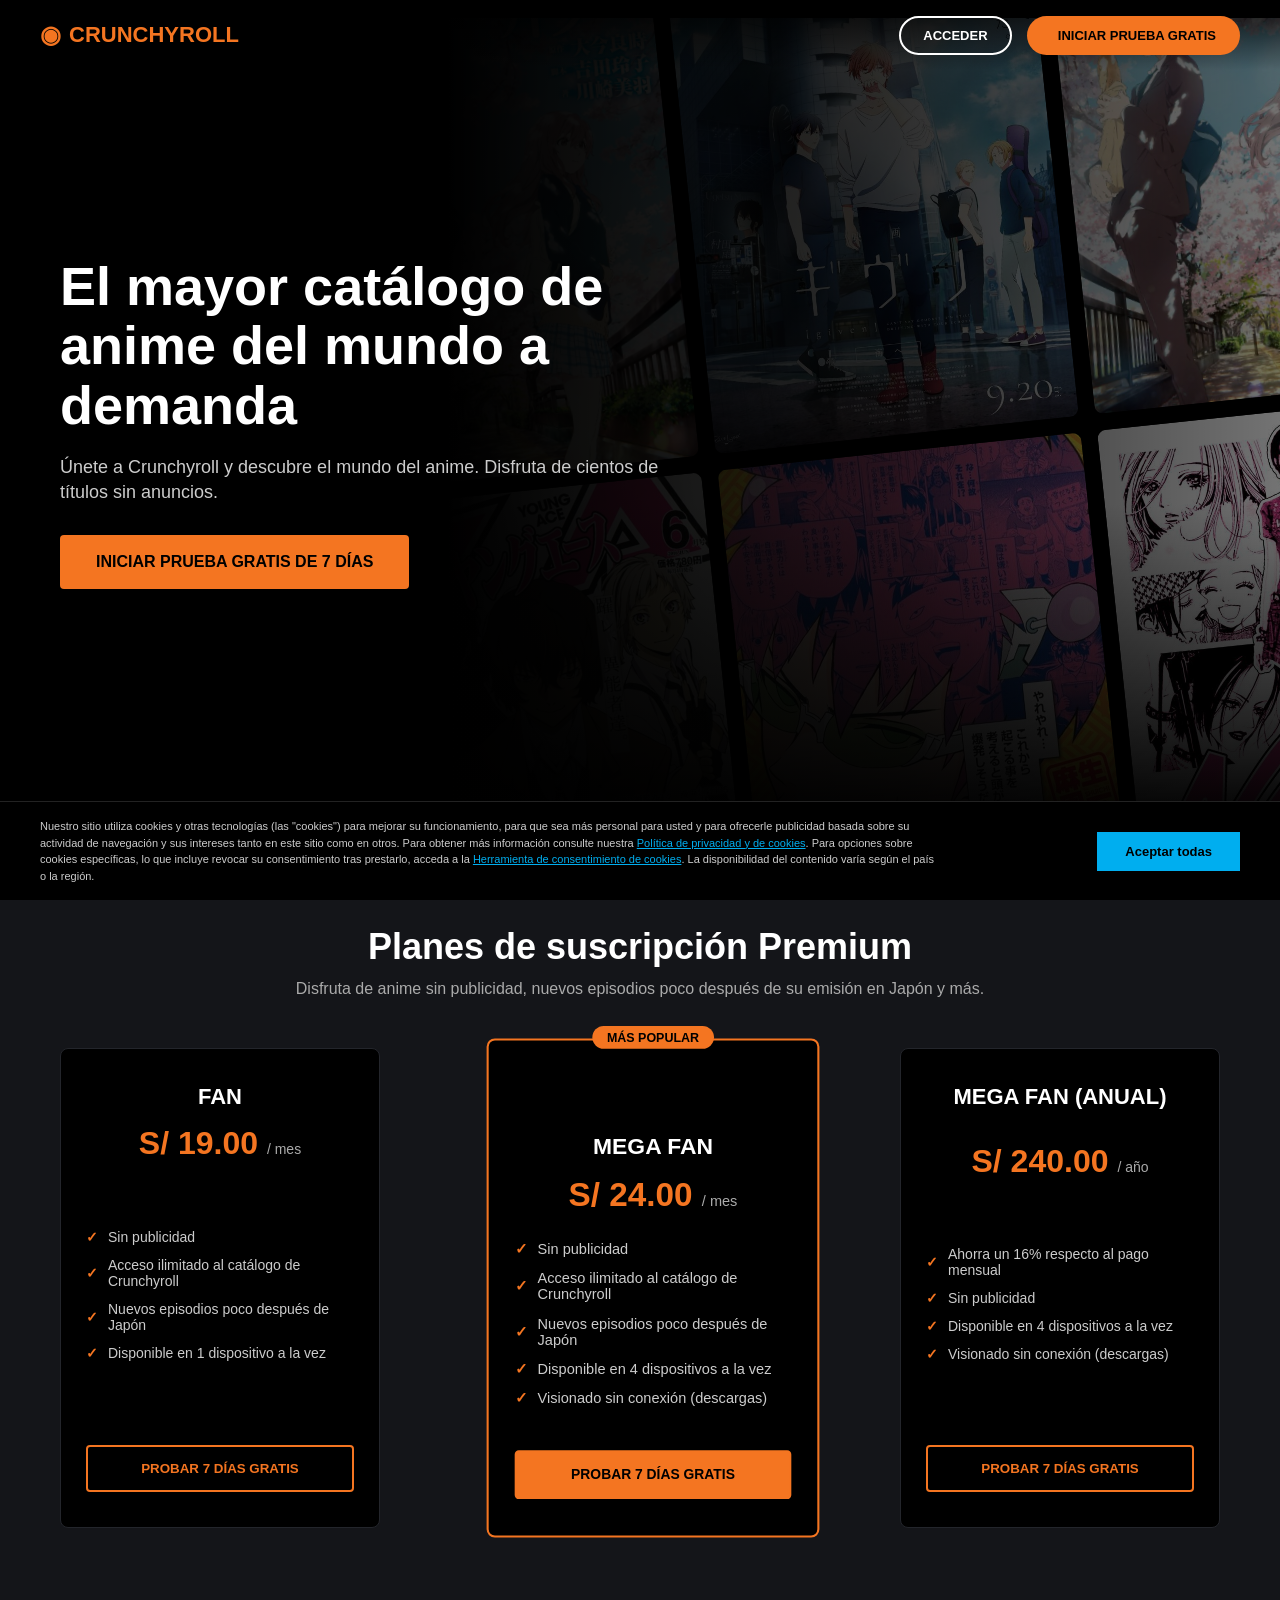
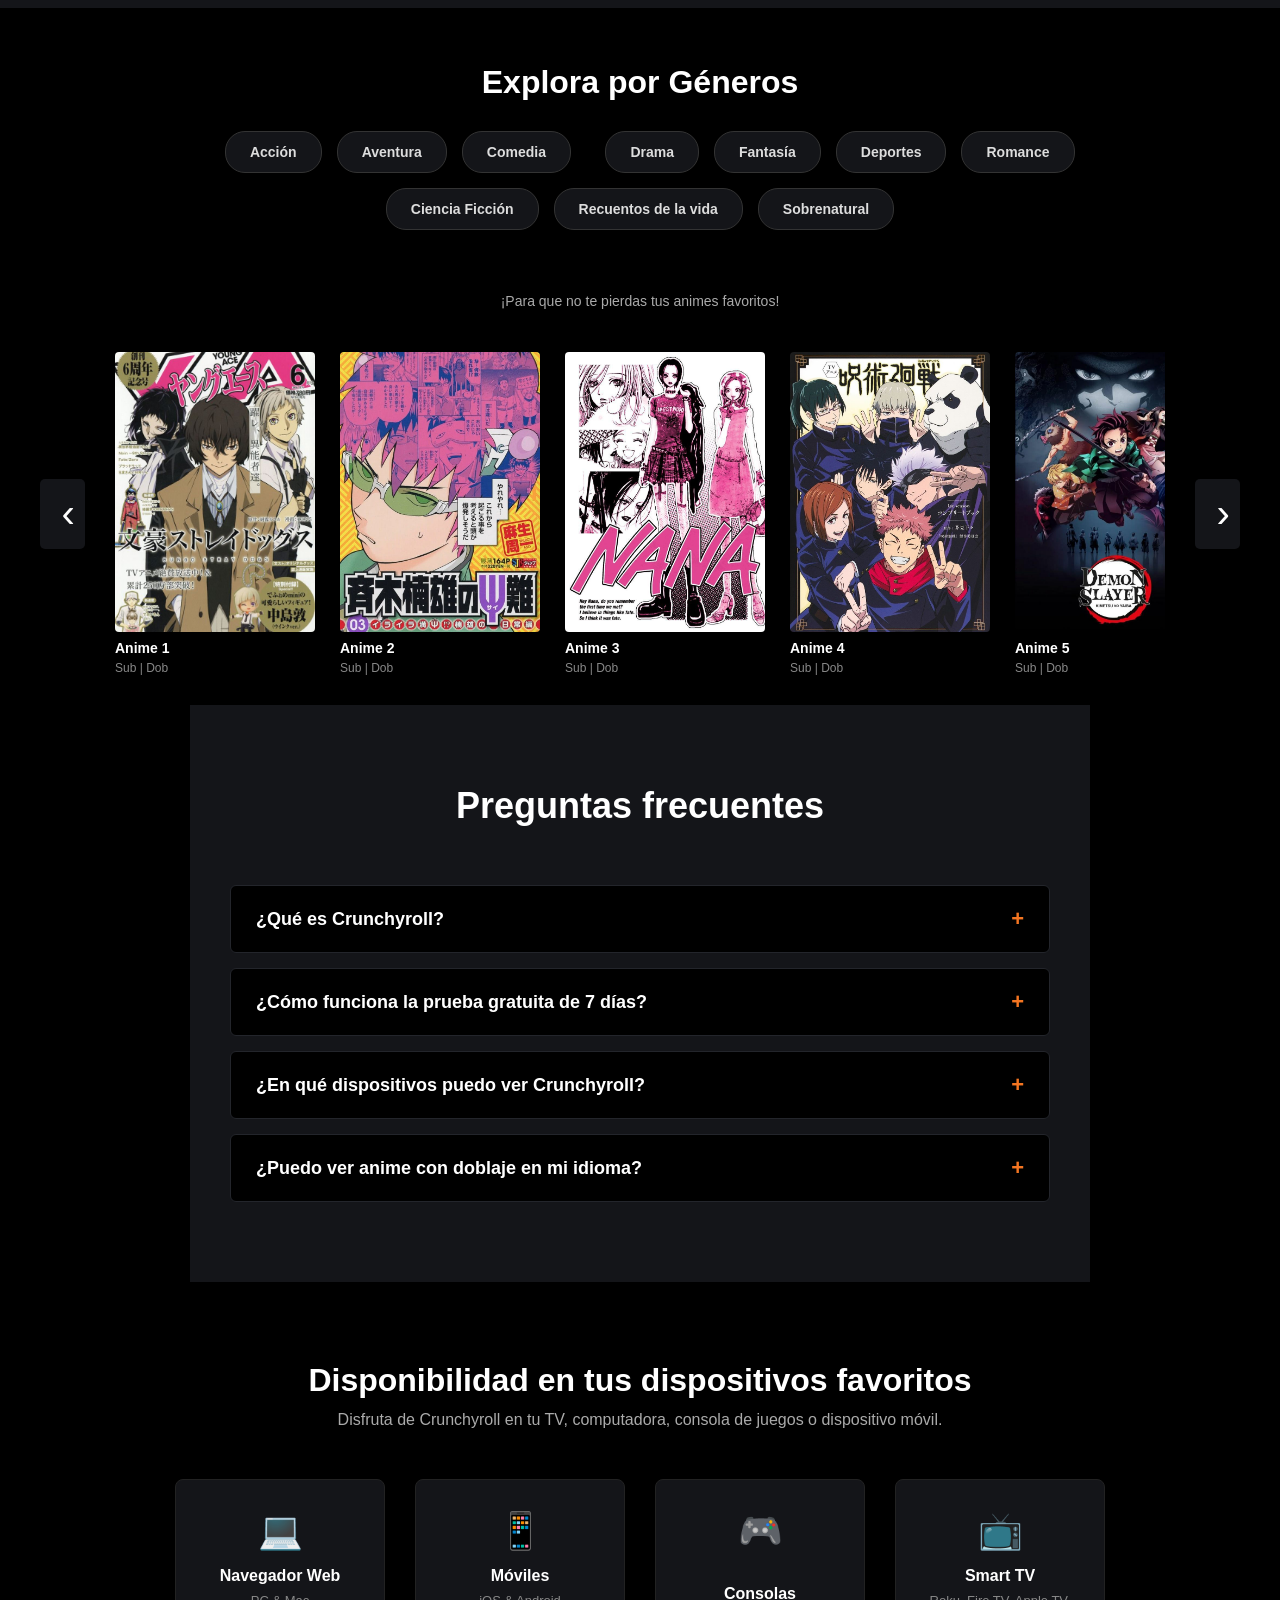
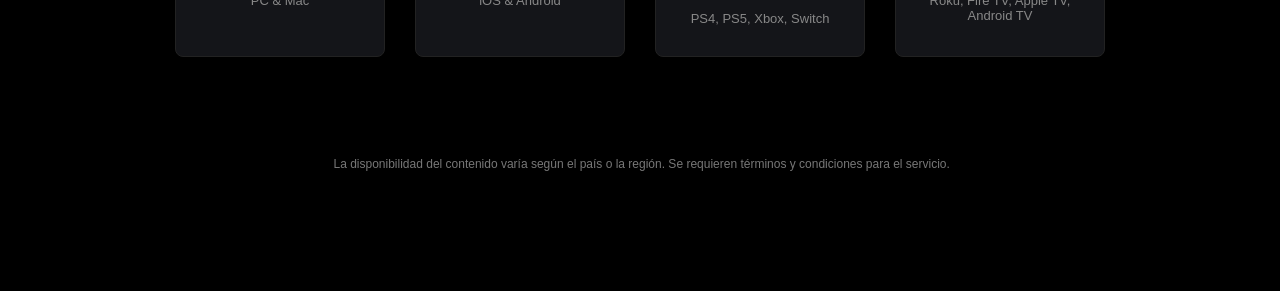
<file: index.html>
<!DOCTYPE html>

<html lang="es">



    <head>

    <meta charset="UTF-8">


 <meta name="viewport" content="width=device-width, initial-scale=1.0">


 <title>Crunchyroll - El mayor catálogo de anime del mundo a demanda</title>

 <link rel="stylesheet" href="estilo.css">

</head>

<body>



    <!-- BARRA DE NAVEGACIÓN SUPERIOR -->

    <header class="navbar-landing">


        <div class="logo">


            <span class="logo-icon">◉</span> CRUNCHYROLL


        </div>


     <div class="botones-landing">

<button class="btn-acceder" onclick="window.location.href='acceder.html'">
 
ACCEDER

</button>

<button class="btn-prueba-naranja" onclick="document.getElementById('planes').scrollIntoView({behavior: 'smooth'})">

      INICIAR PRUEBA GRATIS

</button>

</header>





<!-- SECCIÓN HERO (PORTADA CON TEXTO E IMAGEN DE FONDO) -->


<section class="hero-welcome">


    <!-- Fondo mosaico con imágenes de anime -->


    <div class="grid-mosaico">


        <img src="A Silent Voice.jpg" alt="Free!">


        <img src="ANIME4.jpg" alt="Jujutsu Kaisen">


        <img src="A Silent Voice.jpg" alt="Solo Leveling">


        <img src="ANIME1.jpg" alt="My Hero Academia">


        <img src="ANIME2.jpg" alt="Demon Slayer">


        <img src="ANIME 3.jpg" alt="Frieren">


    </div>




    <div class="hero-overlay"></div>




    <div class="contenido-welcome">


        <h1>El mayor catálogo de anime del mundo a demanda</h1>

        <p>Únete a Crunchyroll y descubre el mundo del anime. Disfruta de cientos de títulos sin anuncios.</p>


        <button class="btn-prueba-gigante" onclick="document.getElementById('planes').scrollIntoView({behavior: 'smooth'})">


            INICIAR PRUEBA GRATIS DE 7 DÍAS


        </button>


    </div>


</section>



  <!-- SECCIÓN PLANES PREMIUM Y SUSCRIPCIONES -->


<section class="planes-section" id="planes">

    <h2>Planes de suscripción Premium</h2>

    <p class="subtitle">Disfruta de anime sin publicidad, nuevos episodios poco después de su emisión en Japón y más.</p>



    <div class="cards-grid">


        <!-- PLAN FAN -->


        <div class="plan-card">


            <div class="plan-header">

                <h3>FAN</h3>


                <div class="plan-precio">S/ 19.00 <span>/ mes</span></div>


            </div>

            <ul class="plan-features">


                <li>Sin publicidad</li>


                <li>Acceso ilimitado al catálogo de Crunchyroll</li>

                <li>Nuevos episodios poco después de Japón</li>

                <li>Disponible en 1 dispositivo a la vez</li>


            </ul>

            <button class="btn-plan">PROBAR 7 DÍAS GRATIS</button>


        </div>

      <!-- PLAN MEGA FAN (DESTACADO) -->

     
<div class="plan-card popular">

     <div class="popular-tag">MÁS POPULAR</div>


     <div class="plan-header">


         <h3>MEGA FAN</h3>


        <div class="plan-precio">S/ 24.00 <span>/ mes</span></div>


    </div>


    <ul class="plan-features">


        <li>Sin publicidad</li>

        <li>Acceso ilimitado al catálogo de Crunchyroll</li>

        <li>Nuevos episodios poco después de Japón</li>

        <li>Disponible en 4 dispositivos a la vez</li>

        <li>Visionado sin conexión (descargas)</li>

    </ul>


    <button class="btn-plan btn-popular">PROBAR 7 DÍAS GRATIS</button>

</div>



      <!-- PLAN MEGA FAN ANUAL -->

 <div class="plan-card">

<div class="plan-header">

   <h3>MEGA FAN (ANUAL)</h3>
 
    <div class="plan-precio">S/ 240.00 <span>/ año</span></div>

    </div>

    <ul class="plan-features">


        <li>Ahorra un 16% respecto al pago mensual</li>

        <li>Sin publicidad</li>

        <li>Disponible en 4 dispositivos a la vez</li>

        <li>Visionado sin conexión (descargas)</li>

    </ul>


    <button class="btn-plan">PROBAR 7 DÍAS GRATIS</button>


</div>

</div>

</section>


  <!-- SECCIÓN GÉNEROS DESTACADOS -->

 
<section class="generos-section">

     <h2>Explora por Géneros</h2>


    <div class="generos-grid">


         <div class="genero-badge">Acción</div>

        <div class="genero-badge">Aventura</div>


        <div class="genero-badge">Comedia</div>


         <div class="genero-badge">Drama</div>


        <div class="genero-badge">Fantasía</div>


        <div class="genero-badge">Deportes</div>

        <div class="genero-badge">Romance</div>


        <div class="genero-badge">Ciencia Ficción</div>

        <div class="genero-badge">Recuentos de la vida</div>

        <div class="genero-badge">Sobrenatural</div>

    </div>

</section>









<!-- SECCIÓN NOVEDADES -->

<section class="anime-section">




    <h2></h2>




    <p class="anime-subtitle">


        ¡Para que no te pierdas tus animes favoritos!

    </p>



     <div class="anime-carrusel">



        <!-- Flecha izquierda -->


        <button class="flecha izquierda" onclick="moverAnimes(-1)">


             ‹


        </button>




        <!-- Animes -->


        <div class="anime-grid" id="animeGrid">



            <a href="anime1.html" class="anime-card">


                <img src="ANIME1.jpg" alt="Anime 1">


                <h3>Anime 1</h3>


                <p>Sub | Dob</p>


            </a>




            <a href="anime2.html" class="anime-card">

                <img src="ANIME2.jpg" alt="Anime 2">


                <h3>Anime 2</h3>

                <p>Sub | Dob</p>


            </a>




            <a href="anime3.html" class="anime-card">


                <img src="ANIME 3.jpg" alt="Anime 3">


                <h3>Anime 3</h3>


                <p>Sub | Dob</p>


            </a>




            <a href="anime4.html" class="anime-card">


                <img src="kaisen.jpg" alt="Anime 4">


                <h3>Anime 4</h3>


                <p>Sub | Dob</p>


            </a>



            <a href="anime5.html" class="anime-card">


                <img src="Demon Slayer Posters.jpg" alt="Anime 5">


                <h3>Anime 5</h3>


                <p>Sub | Dob</p>


            </a>




            <a href="anime6.html" class="anime-card">


                <img src="Haikyuu!!.jpg" alt="Anime 6">


                <h3>Anime 6</h3>


                <p>Sub | Dob</p>


            </a>




        </div>




        <!-- Flecha derecha -->


        <button class="flecha derecha" onclick="moverAnimes(1)">

             ›


        </button>




    </div>



</section>




<!-- SECCIÓN PREGUNTAS FRECUENTES (FAQ) -->

<section class="faq-section">


    <h2>Preguntas frecuentes</h2>  


    <div class="faq-list">


        <div class="faq-item">


            <div class="faq-question">

                <span>¿Qué es Crunchyroll?</span>


                <span class="faq-icon">+</span>

            </div>


            <div class="faq-answer">


                Crunchyroll es el servicio de transmisión de anime líder en el mundo, con el catálogo más grande de anime en simultáneo con Japón, doblajes exclusivos y manga.


            </div>


        </div>




        <div class="faq-item">


            <div class="faq-question">


                <span>¿Cómo funciona la prueba gratuita de 7 días?</span>


                <span class="faq-icon">+</span>


            </div>

            <div class="faq-answer">


                Puedes disfrutar de 7 días de acceso Premium completo totalmente gratis. Si decides no continuar, puedes cancelar en cualquier momento antes de que termine el periodo de prueba sin ningún cargo.


            </div>


        </div>



        <div class="faq-item">


            <div class="faq-question">

                <span>¿En qué dispositivos puedo ver Crunchyroll?</span>

                <span class="faq-icon">+</span>


            </div>


            <div class="faq-answer">

                Puedes ver Crunchyroll en navegadores web, iOS, Android, PlayStation, Xbox, Nintendo Switch, Chromecast, Apple TV, Roku, Amazon Fire TV y Smart TVs compatibles.

            </div>

        </div>




        <div class="faq-item">


            <div class="faq-question">


                <span>¿Puedo ver anime con doblaje en mi idioma?</span>


                <span class="faq-icon">+</span>

            </div>

            <div class="faq-answer">


                ¡Sí! Ofrecemos miles de episodios con doblaje en español latino, español de España, inglés, portugués, francés y otros idiomas.


            </div>


        </div>


    </div>


</section>




<!-- SECCIÓN DISPOSITIVOS COMPATIBLES -->


<section class="dispositivos-section">


    <h2>Disponibilidad en tus dispositivos favoritos</h2>


    <p class="subtitle">Disfruta de Crunchyroll en tu TV, computadora, consola de juegos o dispositivo móvil.</p>




    <div class="dispositivos-grid">


        <div class="dispositivo-card">

            <span class="disp-icon">💻</span>


            <h4>Navegador Web</h4>


            <p>PC & Mac</p>


        </div>


        <div class="dispositivo-card">


            <span class="disp-icon">📱</span>


            <h4>Móviles</h4>


            <p>iOS & Android</p>


        </div>

        <div class="dispositivo-card">


            <span class="disp-icon">🎮</span>

             <h4>Consolas</h4>


            <p>PS4, PS5, Xbox, Switch</p>

        </div>


        <div class="dispositivo-card">


            <span class="disp-icon">📺</span>


            <h4>Smart TV</h4>


            <p>Roku, Fire TV, Apple TV, Android TV</p>


        </div>

    </div>


</section>



<!-- NOTA LEGAL DE DISPONIBILIDAD -->

<div class="legal-disclaimer">

     La disponibilidad del contenido varía según el país o la región. Se requieren términos y condiciones para el servicio.

</div>



<!-- BANNER INFERIOR DE COOKIES -->

<div class="cookies" id="cookies">


    <p>


        Nuestro sitio utiliza cookies y otras tecnologías (las "cookies") para mejorar su funcionamiento, para que sea
        más personal para usted y para ofrecerle publicidad basada sobre su actividad de navegación y sus intereses
        tanto en este sitio como en otros. Para obtener más información consulte nuestra

        <a href="#">Política de privacidad y de cookies</a>. Para opciones sobre cookies específicas, lo que incluye revocar su consentimiento tras prestarlo,
        acceda a la <a href="#">Herramienta de consentimiento de cookies</a>. La disponibilidad del contenido varía según el país o la región.


    </p>


    <button id="aceptarCookies">Aceptar todas</button>


</div>




<!-- SCRIPT DE INTERACCIÓN -->


<script>


// Lógica para abrir/cerrar acordeón de Preguntas Frecuentes


document.querySelectorAll('.faq-question').forEach(item => {


    item.addEventListener('click', () => {


        const parent = item.parentElement;


        const wasActive = parent.classList.contains('active');  
        document.querySelectorAll('.faq-item').forEach(el => el.classList.remove('active'));




        if (!wasActive) {


             parent.classList.add('active');


        }


    });


});




// Ocultar aviso de cookies al hacer clic


document.getElementById('aceptarCookies').onclick = function () {


    document.getElementById('cookies').style.display = 'none';


};



 
function moverAnimes(direccion) {


    const grid = document.getElementById("animeGrid");




     grid.scrollBy({


        left: direccion * 450,

         behavior: "smooth"

     });


}

 



</script>

</body>
</html>
</file>
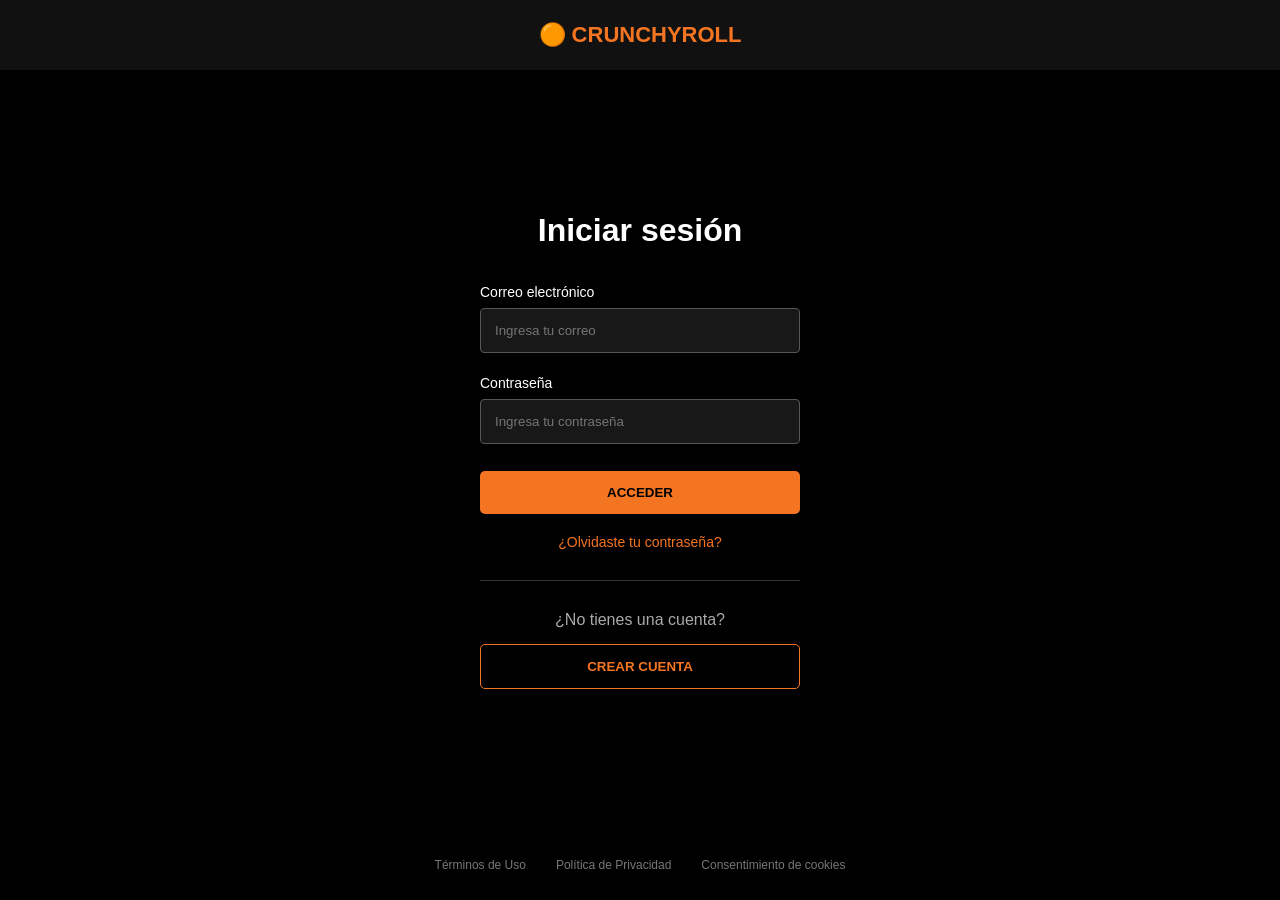
<file: acceder.html>
<!DOCTYPE html>

<html lang="es">



<head>

  <meta charset="UTF-8">

  <meta name="viewport" content="width=device-width, initial-scale=1.0">

  <title>Acceder - Crunchyroll</title>

  <link rel="stylesheet" href="acceder.css">

</head>



<body>



  <header>

    <div class="logo">

      🟠 CRUNCHYROLL

    </div>

  </header>



  <main class="login-container">



    <div class="login-box">



      <h1>Iniciar sesión</h1>



      <label>Correo electrónico</label>

      <input type="email" placeholder="Ingresa tu correo">



      <label>Contraseña</label>

      <input type="password" placeholder="Ingresa tu contraseña">



      <button class="btn-acceder">ACCEDER</button>



      <a href="#" class="olvidaste">¿Olvidaste tu contraseña?</a>



      <div class="separador"></div>



      <p>¿No tienes una cuenta?</p>



      <button class="btn-crear">CREAR CUENTA</button>



    </div>



  </main>



  <footer>

    <span>Términos de Uso</span>

    <span>Política de Privacidad</span>

    <span>Consentimiento de cookies</span>

  </footer>






  

</body>

</html>
</file>
<file: estilo.css>
* {

  margin: 0;

  padding: 0;

  box-sizing: border-box;

}



body {

  font-family: Arial, Helvetica, sans-serif;

  background: #000;

  color: white;

  overflow-x: hidden;

}



/* =========================

  BARRA SUPERIOR (HEADER)

========================= */



.navbar-landing {

  height: 70px;

  padding: 0 40px;

  display: flex;

  justify-content: space-between;

  align-items: center;

  position: absolute;

  top: 0;

  left: 0;

  width: 100%;

  z-index: 50;

  background: linear-gradient(to bottom, rgba(0,0,0,0.85), transparent);

}



.logo {

  color: #f47521;

  font-size: 22px;

  font-weight: bold;

  display: flex;

  align-items: center;

  gap: 8px;

  cursor: pointer;

}



.logo-icon {

  font-size: 24px;

}



.botones-landing {

  display: flex;

  gap: 15px;

  align-items: center;

}



.btn-acceder {

  background: transparent;

  border: 2px solid #fff;

  color: #fff;

  font-weight: bold;

  padding: 10px 22px;

  border-radius: 20px;

  cursor: pointer;

  font-size: 13px;

  transition: 0.2s;

}



.btn-acceder:hover {

  background: rgba(255,255,255,0.2);

}



.btn-prueba-naranja {

  background: #f47521;

  border: none;

  color: #000;

  font-weight: bold;

  padding: 12px 24px;

  border-radius: 20px;

  cursor: pointer;

  font-size: 13px;

  transition: 0.2s;

}



.btn-prueba-naranja:hover {

  background: #ff8a3d;

}



/* =========================

  HERO / PORTADA PRINCIPAL

========================= */



.hero-welcome {

  position: relative;

  height: 90vh;

  min-height: 600px;

  display: flex;

  align-items: center;

  justify-content: flex-start;

  padding: 0 60px;

  overflow: hidden;

}



.grid-mosaico {

  position: absolute;

  top: -10%;

  right: -10%;

  width: 80%;

  height: 120%;

  display: grid;

  grid-template-columns: repeat(3, 1fr);

  gap: 15px;

  transform: rotate(-6deg) scale(1.1);

  opacity: 0.45;

}



.grid-mosaico img {

  width: 100%;

  height: 100%;

  object-fit: cover;

  border-radius: 8px;

}



.hero-overlay {

  position: absolute;

  top: 0;

  left: 0;

  width: 100%;

  height: 100%;

  background: linear-gradient(90deg, #000 35%, rgba(0,0,0,0.6) 70%, transparent 100%),

        linear-gradient(0deg, #000 0%, transparent 40%);

}



.contenido-welcome {

  position: relative;

  z-index: 10;

  max-width: 650px;

}



.contenido-welcome h1 {

  font-size: 54px;

  line-height: 1.1;

  font-weight: 800;

  margin-bottom: 20px;

  color: #fff;

}



.contenido-welcome p {

  font-size: 18px;

  color: #ccc;

  margin-bottom: 30px;

  line-height: 1.4;

}



.btn-prueba-gigante {

  background: #f47521;

  color: #000;

  border: none;

  padding: 18px 36px;

  font-size: 16px;

  font-weight: bold;

  border-radius: 4px;

  cursor: pointer;

  transition: 0.2s;

}



.btn-prueba-gigante:hover {

  background: #ff8a3d;

  transform: translateY(-2px);

}



/* =========================

  PLANES DE SUSCRIPCIÓN

========================= */



.planes-section {

  padding: 80px 40px;

  background: #141519;

  text-align: center;

}



.planes-section h2 {

  font-size: 36px;

  margin-bottom: 12px;

}



.subtitle {

  color: #aaa;

  font-size: 16px;

  margin-bottom: 50px;

}



.cards-grid {

  display: flex;

  justify-content: center;

  gap: 30px;

  flex-wrap: wrap;

  max-width: 1200px;

  margin: 0 auto;

}



.plan-card {

  background: #000;

  border: 1px solid #23252b;

  border-radius: 8px;

  padding: 35px 25px;

  width: 320px;

  display: flex;

  flex-direction: column;

  justify-content: space-between;

  position: relative;

  transition: 0.3s;

}



.plan-card:hover {

  border-color: #f47521;

}



.plan-card.popular {

  border: 2px solid #f47521;

  transform: scale(1.04);

}



.popular-tag {

  position: absolute;

  top: -14px;

  left: 50%;

  transform: translateX(-50%);

  background: #f47521;

  color: #000;

  font-weight: bold;

  font-size: 12px;

  padding: 4px 14px;

  border-radius: 12px;

}



.plan-header h3 {

  font-size: 22px;

  margin-bottom: 15px;

}



.plan-precio {

  font-size: 32px;

  font-weight: bold;

  color: #f47521;

  margin-bottom: 25px;

}



.plan-precio span {

  font-size: 14px;

  color: #aaa;

  font-weight: normal;

}



.plan-features {

  list-style: none;

  text-align: left;

  margin-bottom: 30px;

}



.plan-features li {

  font-size: 14px;

  color: #ccc;

  margin-bottom: 12px;

  display: flex;

  align-items: center;

  gap: 10px;

}



.plan-features li::before {

  content: "✓";

  color: #f47521;

  font-weight: bold;

}



.btn-plan {

  background: transparent;

  border: 2px solid #f47521;

  color: #f47521;

  font-weight: bold;

  padding: 14px 0;

  width: 100%;

  border-radius: 4px;

  cursor: pointer;

  transition: 0.2s;

}



.btn-plan:hover {

  background: rgba(244,117,33,0.1);

}



.btn-popular {

  background: #f47521;

  color: #000;

}



.btn-popular:hover {

  background: #ff8a3d;

}





/* CATÁLOGO DE ANIMES */



.anime-section {

  padding: 20px 40px;

  background: #000;

}



.anime-section h2 {

  font-size: 28px;

  margin-bottom: 8px;

}



.anime-subtitle {

  color: #aaa;

  font-size: 14px;

  margin-bottom: 25px;

  text-align: center;

}



.anime-grid {

  display: flex;

  justify-content: space-between;

  gap: 25px;

  max-width: 1400px;

  margin: 0 auto;

  overflow: visible;

}



.anime-card {

  min-width: 140px;

  text-decoration: none;

  color: white;

}



.anime-card img {

  width: 140px;

  height: 200px;

  object-fit: cover;

}



.anime-card h3 {

  font-size: 14px;

  margin-top: 8px;

}



.anime-card p {

  color: #888;

  font-size: 12px;

  margin-top: 5px;

}







/* =========================

  SECCIÓN GÉNEROS

========================= */



.generos-section {

  padding: 20px 40px 25px;

  background: #000;

  text-align: center;

}



.generos-section h2 {

  font-size: 32px;

  margin-bottom: 30px;

}



.generos-grid {

  display: flex;

  flex-wrap: wrap;

  gap: 15px;

  justify-content: center;

  max-width: 900px;

  margin: 0 auto;

}



.genero-badge {

  background: #141519;

  border: 1px solid #333;

  padding: 12px 24px;

  border-radius: 20px;

  font-size: 14px;

  font-weight: bold;

  color: #ddd;

  cursor: pointer;

  transition: 0.2s;

}



.genero-badge:hover {

  border-color: #f47521;

  color: #f47521;

}



/* =========================

  PREGUNTAS FRECUENTES (FAQ)

========================= */



.faq-section {

  padding: 80px 40px;

  background: #141519;

  max-width: 900px;

  margin: 0 auto;

}



.faq-section h2 {

  font-size: 36px;

  text-align: center;

  margin-bottom: 40px;

}



.faq-list {

  display: flex;

  flex-direction: column;

  gap: 15px;

}



.faq-item {

  background: #000;

  border: 1px solid #23252b;

  border-radius: 6px;

  overflow: hidden;

}



.faq-question {

  padding: 20px 25px;

  font-size: 18px;

  font-weight: bold;

  display: flex;

  justify-content: space-between;

  align-items: center;

  cursor: pointer;

}



.faq-icon {

  font-size: 22px;

  color: #f47521;

  transition: transform 0.3s;

}



.faq-answer {

  padding: 0 25px;

  max-height: 0;

  overflow: hidden;

  color: #aaa;

  font-size: 14px;

  line-height: 1.6;

  transition: all 0.3s ease-in-out;

}



.faq-item.active .faq-answer {

  padding: 0 25px 20px 25px;

  max-height: 200px;

}



.faq-item.active .faq-icon {

  transform: rotate(45deg);

}



/* =========================

  DISPOSITIVOS COMPATIBLES

========================= */



.dispositivos-section {

  padding: 80px 40px;

  background: #000;

  text-align: center;

}



.dispositivos-section h2 {

  font-size: 32px;

  margin-bottom: 12px;

}



.dispositivos-grid {

  display: flex;

  justify-content: center;

  gap: 30px;

  flex-wrap: wrap;

  max-width: 1000px;

  margin: 40px auto 0;

}



.dispositivo-card {

  background: #141519;

  padding: 30px 20px;

  border-radius: 8px;

  width: 210px;

  border: 1px solid #222;

}



.disp-icon {

  font-size: 36px;

  margin-bottom: 15px;

  display: block;

}



.dispositivo-card h4 {

  font-size: 16px;

  margin-bottom: 8px;

}



.dispositivo-card p {

  color: #888;

  font-size: 13px;

}



/* =========================

  AVISO LEGAL & COOKIES

========================= */



.legal-disclaimer {

  text-align: center;

  padding: 20px 40px 120px;

  color: #777;

  font-size: 12px;

  background: #000;

}



.cookies {

  position: fixed;

  bottom: 0;

  left: 0;

  width: 100%;

  padding: 16px 40px;

  background: #000;

  border-top: 1px solid #222;

  display: flex;

  align-items: center;

  justify-content: space-between;

  gap: 30px;

  z-index: 200;

}



.cookies p {

  max-width: 900px;

  color: #ccc;

  font-size: 11px;

  line-height: 1.5;

}



.cookies a {

  color: #00aeef;

  text-decoration: underline;

}



.cookies button {

  padding: 12px 28px;

  background: #00aeef;

  color: #000;

  border: none;

  font-weight: bold;

  font-size: 13px;

  cursor: pointer;

  white-space: nowrap;

}



.cookies button:hover {

  background: #33c2ff;

}



/* =========================

  RESPONSIVO (MÓVIL)

========================= */



@media (max-width: 768px) {

  .navbar-landing {

    padding: 0 20px;

  }



  .contenido-welcome h1 {

    font-size: 36px;

  }



  .hero-welcome {

    padding: 0 20px;

  }



  .plan-card.popular {

    transform: scale(1);

  }



  .cookies {

    flex-direction: column;

    padding: 15px;

  }



  .cookies button {

    width: 100%;

  }

}







/* =========================

  NOVEDADES

========================= */



.anime-section {

  padding: 30px 40px;

  background: #000;

}



.anime-section h2 {

  text-align: center;

  font-size: 28px;

  margin-bottom: 8px;

}



.anime-subtitle {

  text-align: center;

  color: #aaa;

  font-size: 14px;

  margin-bottom: 25px;

}





/* CARRUSEL */



.anime-carrusel {

  display: flex;

  align-items: center;

  gap: 15px;

  width: 100%;

}





/* ANIMES */



.anime-grid {

  display: flex;

  gap: 25px;



  overflow: hidden;



  flex: 1;

  max-width: 1050px;



  margin: auto;



  scroll-behavior: smooth;

}





/* TARJETAS */



.anime-card {

  min-width: 200px;



  color: white;

  text-decoration: none;

}



.anime-card img {

  width: 200px;

  height: 280px;



  object-fit: cover;

  display: block;



  border-radius: 4px;

}



.anime-card h3 {

  font-size: 14px;

  margin-top: 8px;

}



.anime-card p {

  color: #888;

  font-size: 12px;

  margin-top: 5px;

}





/* FLECHAS */



.flecha {

  width: 45px;

  height: 70px;



  flex-shrink: 0;



  background: #141519;

  color: white;



  border: none;

  border-radius: 5px;



  font-size: 40px;



  cursor: pointer;

}



.flecha:hover {

  background: #f47521;

  color: #000;

}
</file>
<file: acceder.css>
* {

  margin: 0;

  padding: 0;

  box-sizing: border-box;

}



body {

  font-family: Arial, Helvetica, sans-serif;

  background: #000;

  color: white;

}



header {

  height: 70px;

  display: flex;

  justify-content: center;

  align-items: center;

  background: #111;

}



.logo {

  color: #f47521;

  font-size: 22px;

  font-weight: bold;

}



.login-container {

  min-height: calc(100vh - 140px);

  display: flex;

  justify-content: center;

  align-items: center;

}



.login-box {

  width: 400px;

  padding: 40px;

}



.login-box h1 {

  text-align: center;

  margin-bottom: 35px;

  font-size: 32px;

}



.login-box label {

  display: block;

  margin-bottom: 8px;

  font-size: 14px;

}



.login-box input {

  width: 100%;

  padding: 14px;

  margin-bottom: 22px;

  background: #181818;

  border: 1px solid #555;

  border-radius: 4px;

  color: white;

  outline: none;

}



.login-box input:focus {

  border-color: #f47521;

}



.btn-acceder {

  width: 100%;

  padding: 14px;

  background: #f47521;

  border: none;

  border-radius: 5px;

  font-weight: bold;

  cursor: pointer;

  margin-top: 5px;

}



.btn-acceder:hover {

  background: #ff8a3d;

}



.olvidaste {

  display: block;

  text-align: center;

  color: #f47521;

  margin-top: 20px;

  text-decoration: none;

  font-size: 14px;

}



.separador {

  height: 1px;

  background: #333;

  margin: 30px 0;

}



.login-box p {

  text-align: center;

  color: #aaa;

  margin-bottom: 15px;

}



.btn-crear {

  width: 100%;

  padding: 14px;

  background: transparent;

  border: 1px solid #f47521;

  color: #f47521;

  border-radius: 5px;

  font-weight: bold;

  cursor: pointer;

}



.btn-crear:hover {

  background: #f47521;

  color: #000;

}



footer {

  height: 70px;

  display: flex;

  justify-content: center;

  align-items: center;

  gap: 30px;

  color: #777;

  font-size: 12px;

}
</file>
